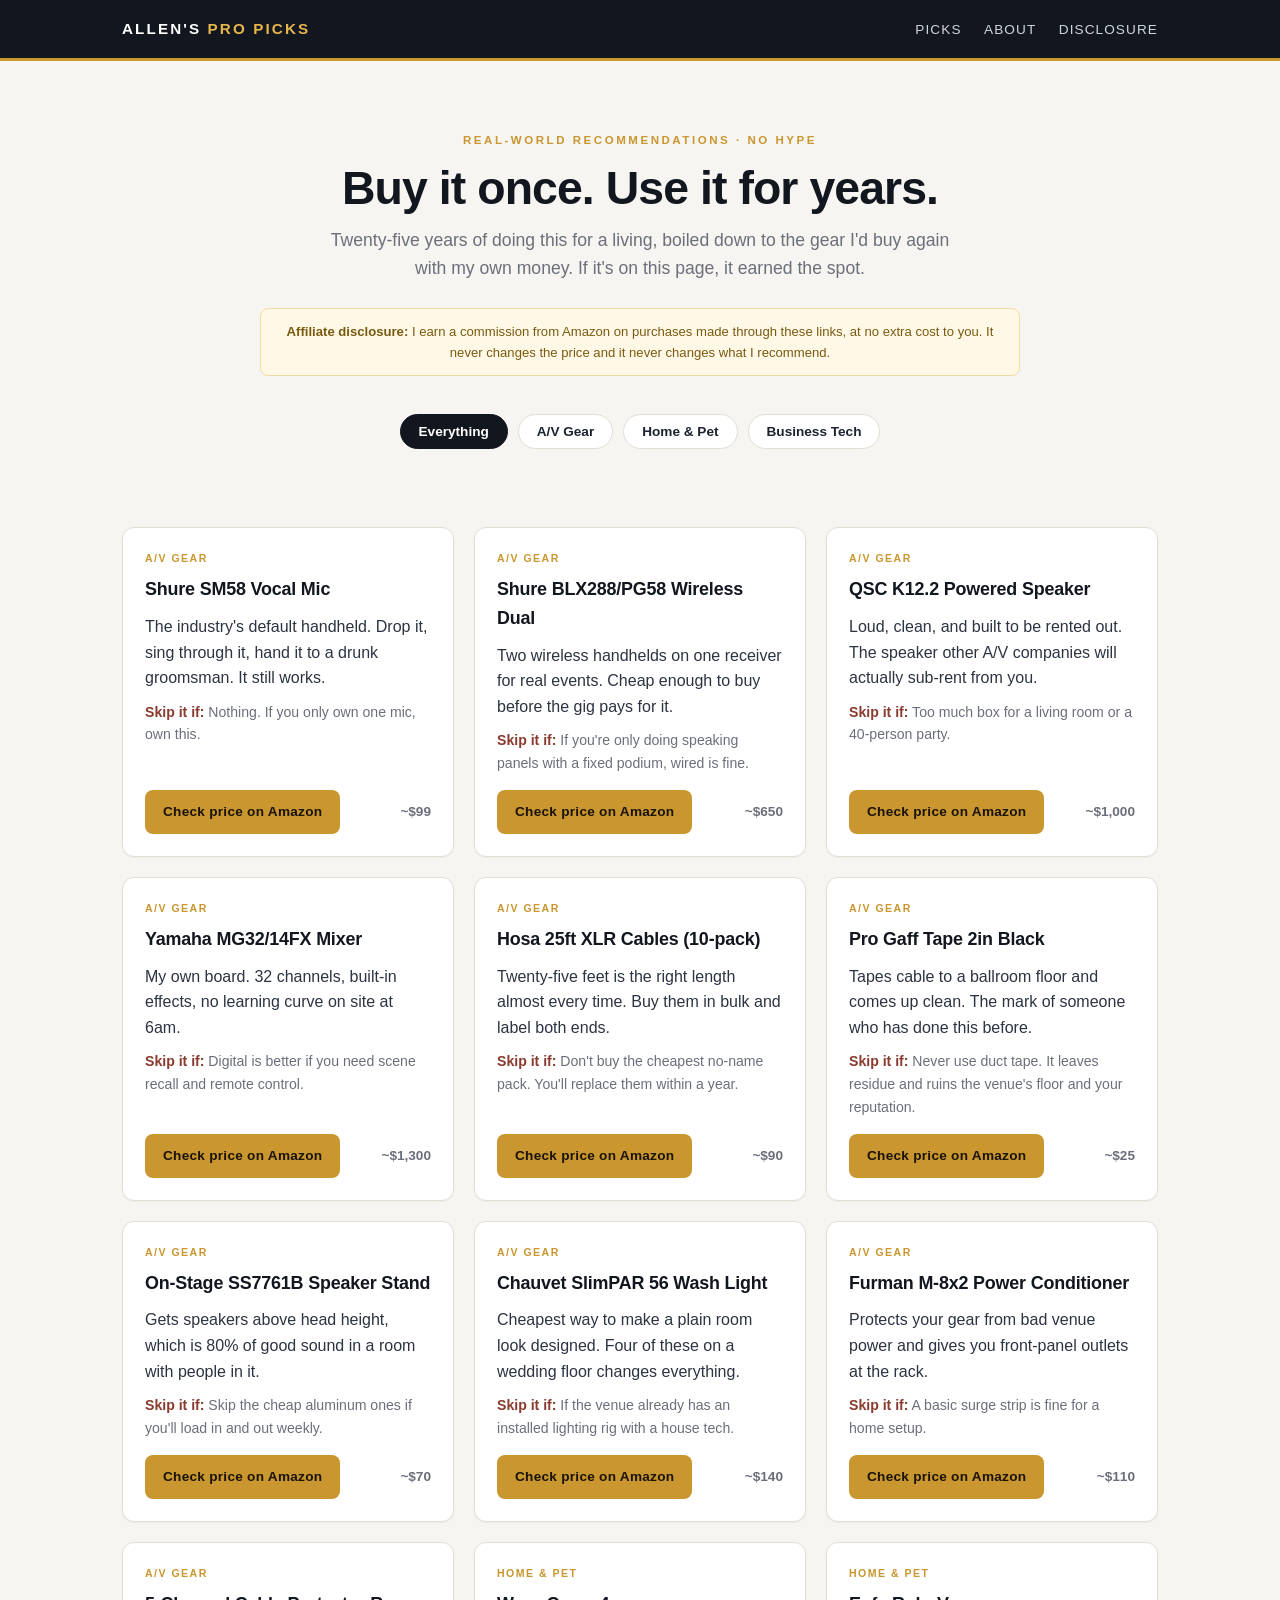
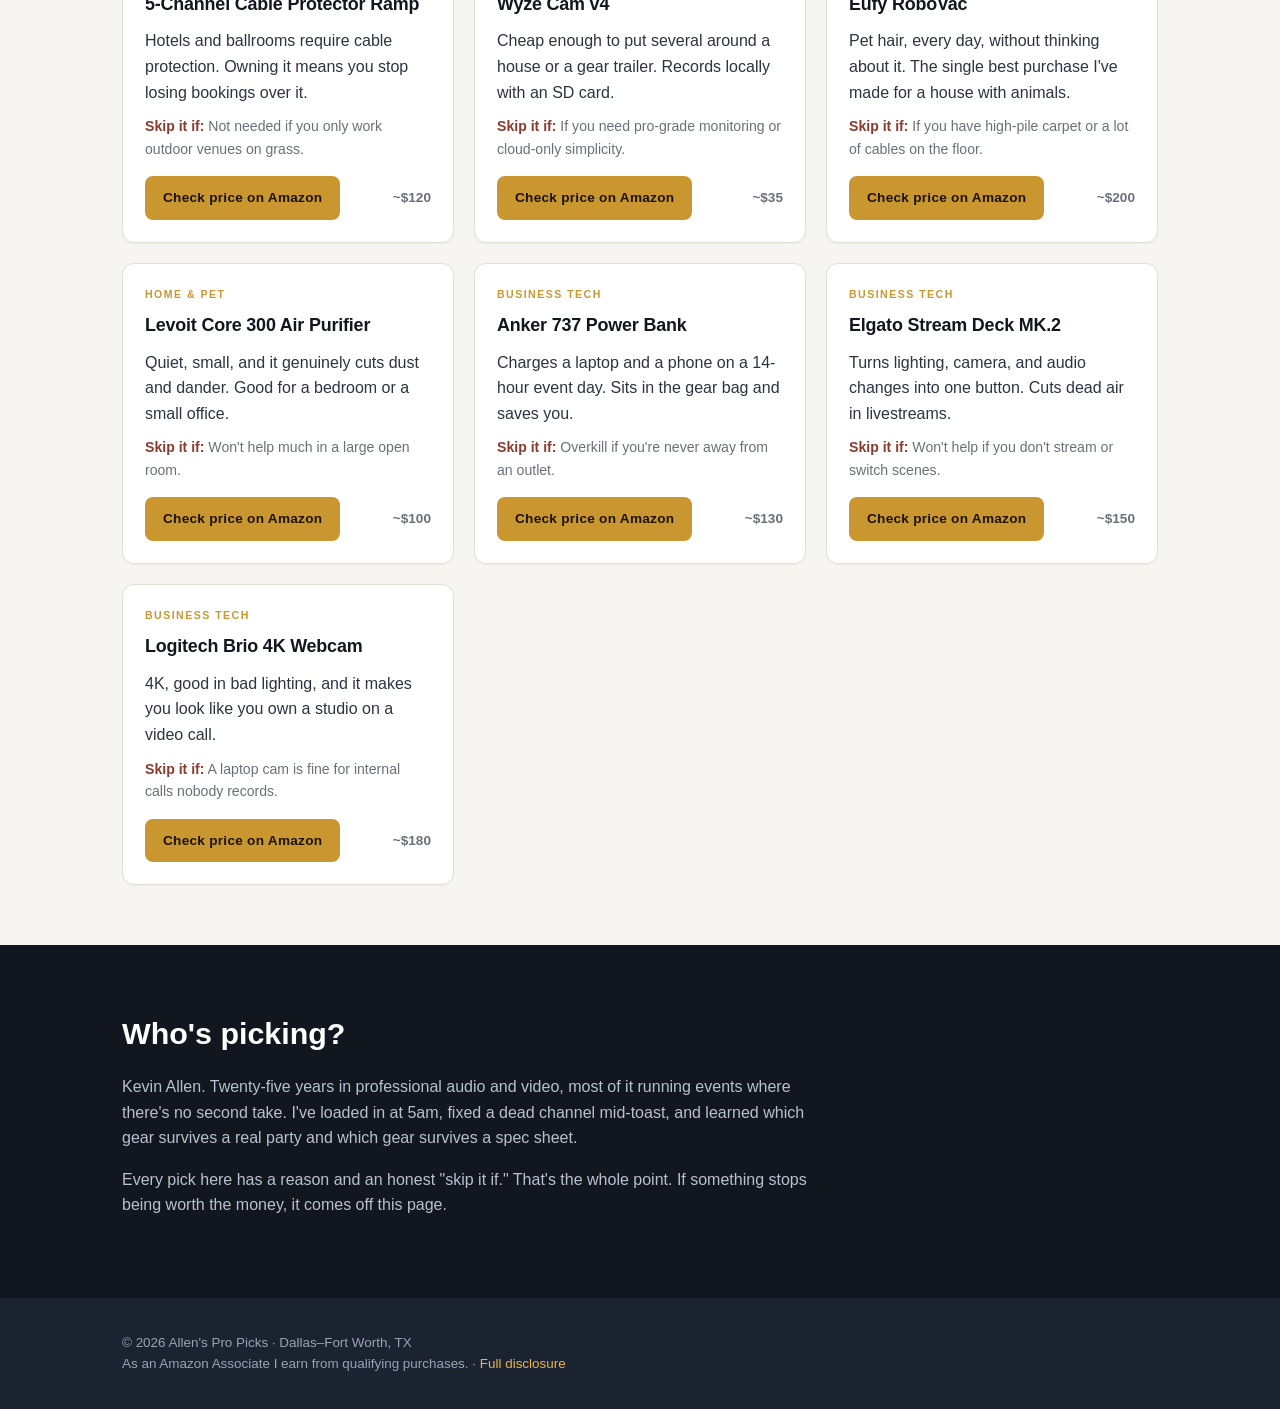
<file: index.html>
<!DOCTYPE html>
<html lang="en">
<head>
<meta charset="utf-8">
<meta name="viewport" content="width=device-width,initial-scale=1">
<title>Allen's Pro Picks | Real gear, real jobs, no hype</title>
<meta name="description" content="Twenty-five years of professional A/V work, distilled into picks that actually solve the problem. A/V gear, home and pet, and business tech.">
<link rel="stylesheet" href="styles.css">
</head>
<body>
<header class="site">
  <div class="wrap">
    <div class="brand">ALLEN'S <span>PRO PICKS</span></div>
    <nav>
      <a href="#picks">Picks</a>
      <a href="#about">About</a>
      <a href="disclosure.html">Disclosure</a>
    </nav>
  </div>
</header>

<section class="hero">
  <div class="wrap">
    <div class="kicker">Real-world recommendations · No hype</div>
    <h1>Buy it once. Use it for years.</h1>
    <p>Twenty-five years of doing this for a living, boiled down to the gear I'd buy again with my own money. If it's on this page, it earned the spot.</p>
    <div class="disc"><strong>Affiliate disclosure:</strong> I earn a commission from Amazon on purchases made through these links, at no extra cost to you. It never changes the price and it never changes what I recommend.</div>
    <div class="filters">
      <button class="on" data-cat="all">Everything</button>
      <button data-cat="av">A/V Gear</button>
      <button data-cat="home">Home &amp; Pet</button>
      <button data-cat="biz">Business Tech</button>
    </div>
  </div>
</section>

<main class="wrap">
  <div id="picks" class="grid"></div>
</main>

<section class="about" id="about">
  <div class="wrap">
    <h2>Who's picking?</h2>
    <p>Kevin Allen. Twenty-five years in professional audio and video, most of it running events where there's no second take. I've loaded in at 5am, fixed a dead channel mid-toast, and learned which gear survives a real party and which gear survives a spec sheet.</p>
    <p>Every pick here has a reason and an honest "skip it if." That's the whole point. If something stops being worth the money, it comes off this page.</p>
  </div>
</section>

<footer class="site">
  <div class="wrap">
    &copy; 2026 Allen's Pro Picks · Dallas–Fort Worth, TX<br>
    As an Amazon Associate I earn from qualifying purchases. · <a href="disclosure.html">Full disclosure</a>
  </div>
</footer>

<script src="products.js"></script>
<script>
  const grid = document.getElementById('picks');
  render(grid, 'all');
  document.querySelectorAll('.filters button').forEach(b => {
    b.addEventListener('click', () => {
      document.querySelectorAll('.filters button').forEach(x => x.classList.remove('on'));
      b.classList.add('on');
      render(grid, b.dataset.cat);
    });
  });
</script>
</body>
</html>
</file>
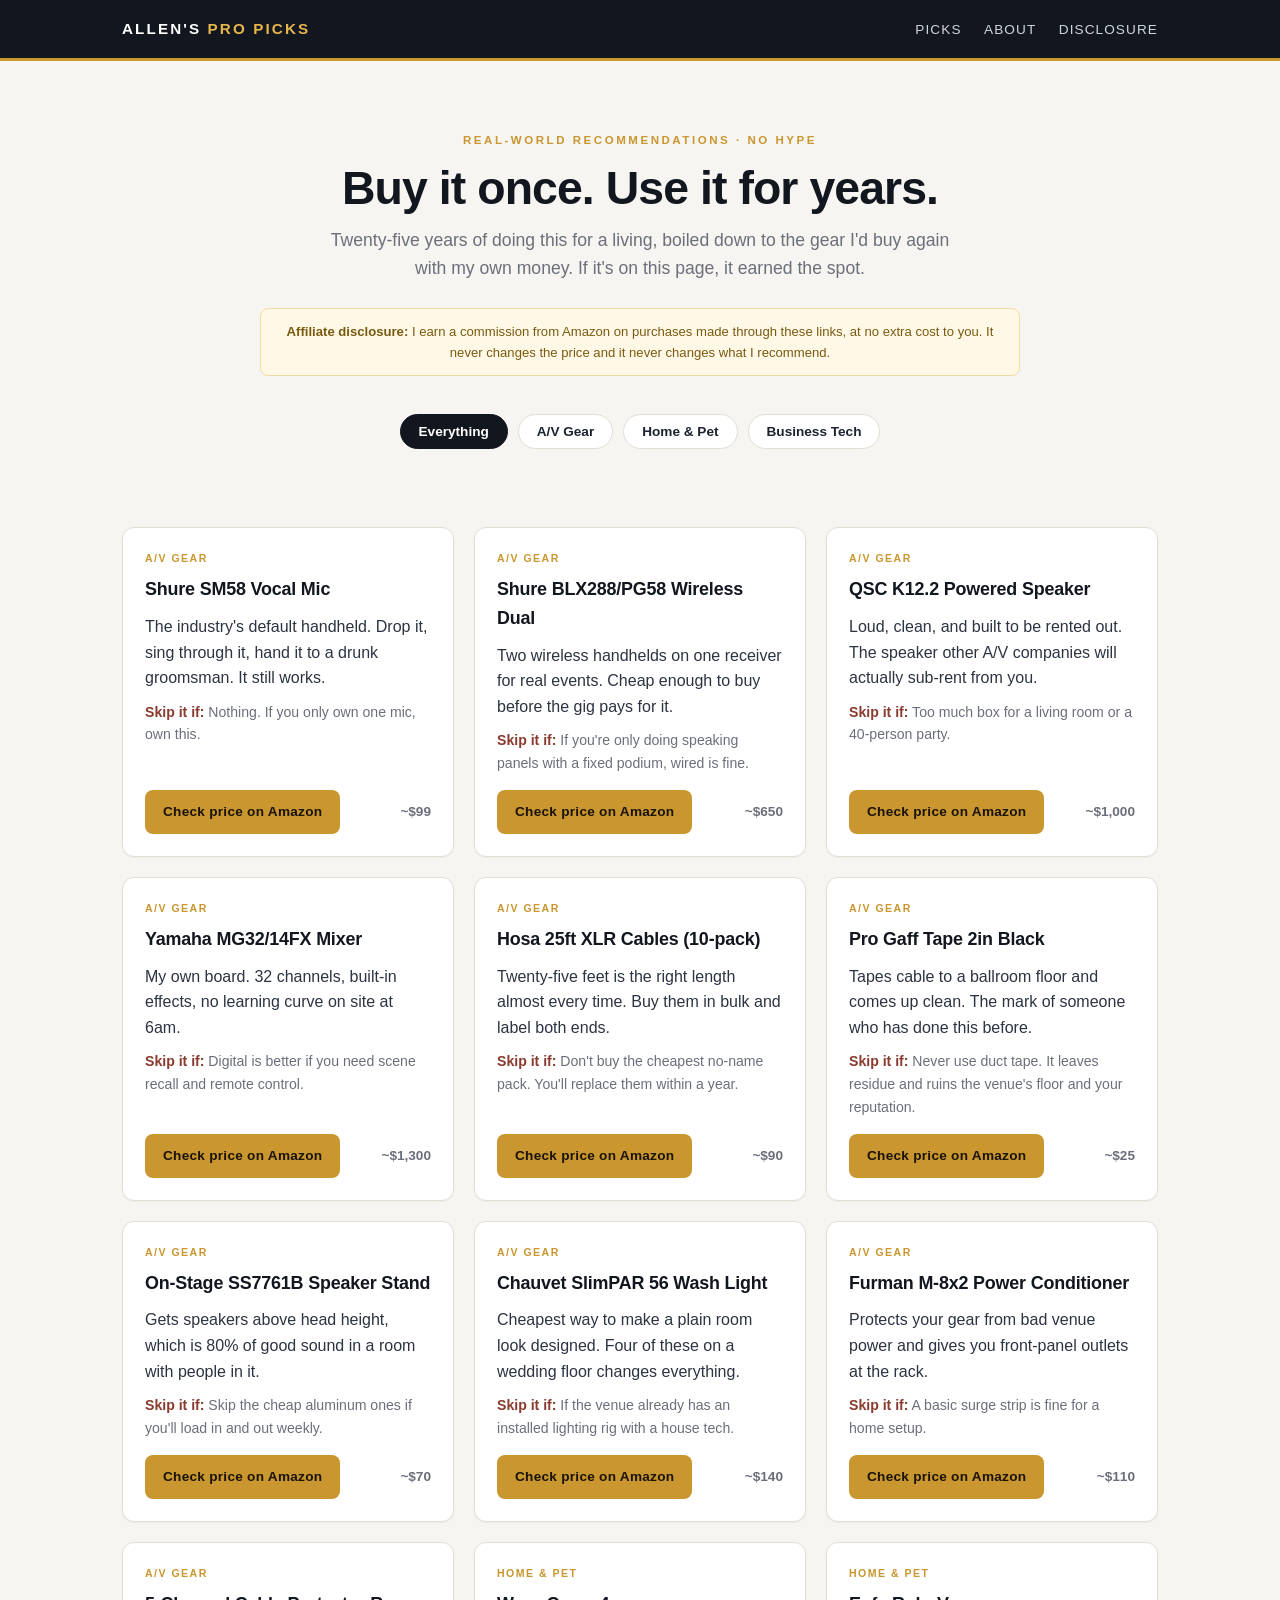
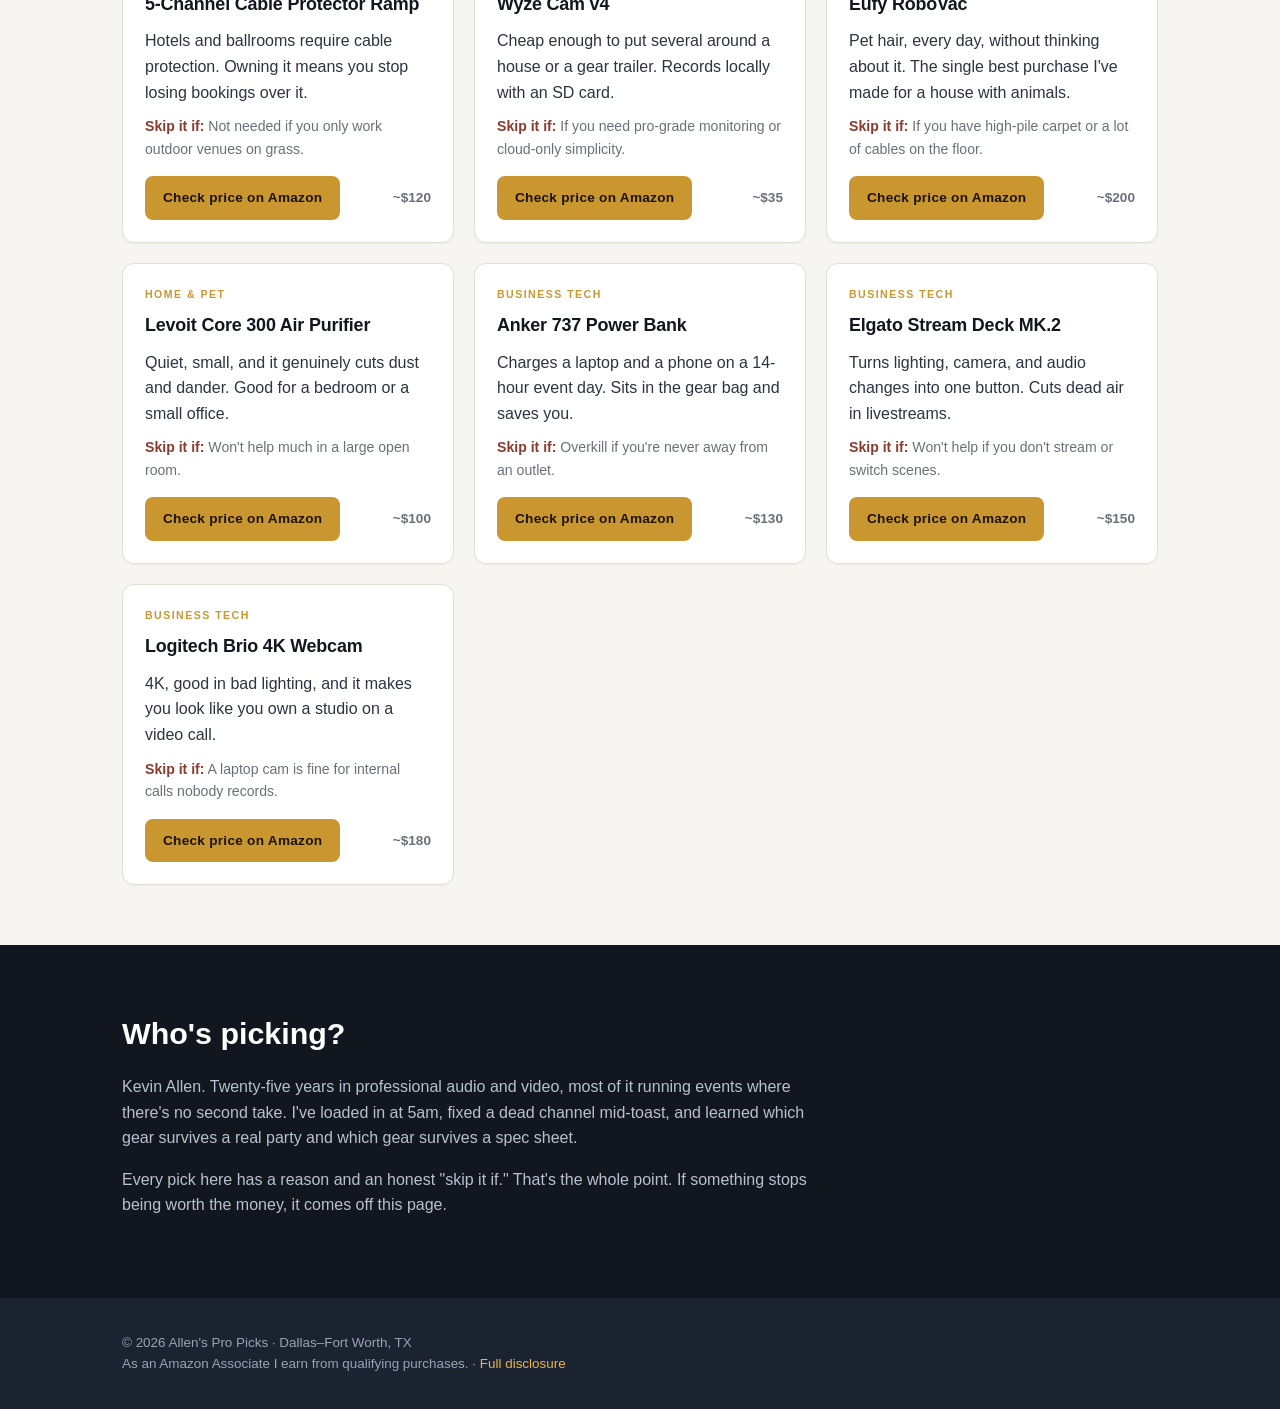
<file: av-gear.html>
<!DOCTYPE html><html lang="en"><head><meta charset="utf-8">
<meta http-equiv="refresh" content="0;url=index.html">
<title>A/V Gear | Allen's Pro Picks</title></head>
<body><p>Moved to <a href="index.html">Allen's Pro Picks</a>.</p></body></html>
</file>
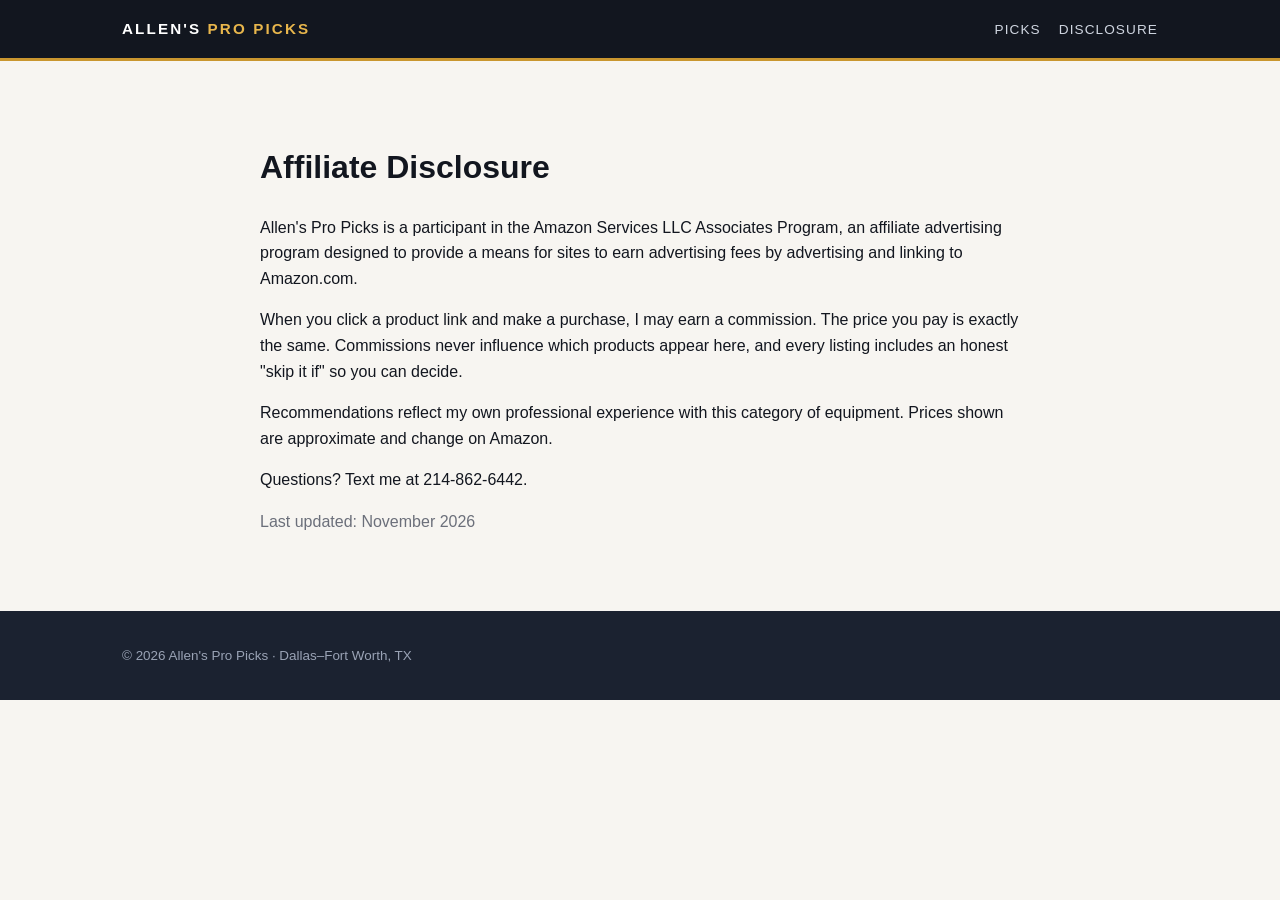
<file: disclosure.html>
<!DOCTYPE html>
<html lang="en"><head><meta charset="utf-8">
<meta name="viewport" content="width=device-width,initial-scale=1">
<title>Affiliate Disclosure | Allen's Pro Picks</title>
<link rel="stylesheet" href="styles.css"></head>
<body>
<header class="site"><div class="wrap"><div class="brand">ALLEN'S <span>PRO PICKS</span></div>
<nav><a href="index.html">Picks</a><a href="disclosure.html">Disclosure</a></nav></div></header>
<main class="wrap" style="padding:60px 0;max-width:760px">
<h1 style="font-size:2rem">Affiliate Disclosure</h1>
<p>Allen's Pro Picks is a participant in the Amazon Services LLC Associates Program, an affiliate advertising program designed to provide a means for sites to earn advertising fees by advertising and linking to Amazon.com.</p>
<p>When you click a product link and make a purchase, I may earn a commission. The price you pay is exactly the same. Commissions never influence which products appear here, and every listing includes an honest "skip it if" so you can decide.</p>
<p>Recommendations reflect my own professional experience with this category of equipment. Prices shown are approximate and change on Amazon.</p>
<p>Questions? Text me at 214-862-6442.</p>
<p style="color:#6b6f7a">Last updated: November 2026</p>
</main>
<footer class="site"><div class="wrap">&copy; 2026 Allen's Pro Picks · Dallas–Fort Worth, TX</div></footer>
</body></html>
</file>
<file: styles.css>
:root{--ink:#12161f;--ink2:#1b2230;--paper:#f7f5f1;--line:#e3ded4;--gold:#c9962f;--gold2:#e8b64c;--mut:#6b6f7a}
*{box-sizing:border-box}
body{margin:0;background:var(--paper);color:var(--ink);font-family:-apple-system,BlinkMacSystemFont,"Segoe UI",Helvetica,Arial,sans-serif;line-height:1.6}
.wrap{max-width:1080px;margin:0 auto;padding:0 22px}
header.site{background:var(--ink);color:#fff;padding:16px 0;position:sticky;top:0;z-index:50;border-bottom:3px solid var(--gold)}
header.site .wrap{display:flex;align-items:center;justify-content:space-between;gap:14px;flex-wrap:wrap}
.brand{font-weight:800;letter-spacing:.14em;font-size:.95rem}
.brand span{color:var(--gold2)}
nav a{color:#cfd5e0;text-decoration:none;font-size:.85rem;letter-spacing:.08em;text-transform:uppercase;margin-left:18px}
nav a:hover{color:var(--gold2)}
.hero{padding:70px 0 46px;text-align:center}
.kicker{color:var(--gold);letter-spacing:.22em;font-size:.72rem;text-transform:uppercase;font-weight:700}
.hero h1{font-size:2.9rem;line-height:1.1;margin:14px 0 12px;letter-spacing:-.02em}
.hero p{color:var(--mut);font-size:1.1rem;max-width:620px;margin:0 auto}
.disc{background:#fff8e6;border:1px solid #efdca6;border-radius:8px;padding:12px 16px;font-size:.82rem;color:#7a5a10;margin:26px auto 0;max-width:760px}
.filters{display:flex;gap:10px;justify-content:center;flex-wrap:wrap;margin:38px 0 6px}
.filters button{border:1px solid var(--line);background:#fff;padding:9px 18px;border-radius:999px;cursor:pointer;font-size:.85rem;font-weight:600;color:var(--ink2)}
.filters button.on{background:var(--ink);color:#fff;border-color:var(--ink)}
.grid{display:grid;grid-template-columns:repeat(auto-fill,minmax(300px,1fr));gap:20px;padding:26px 0 60px}
.card{background:#fff;border:1px solid var(--line);border-radius:12px;padding:22px;display:flex;flex-direction:column;box-shadow:0 1px 2px rgba(18,22,31,.04)}
.card .tag{font-size:.66rem;letter-spacing:.14em;text-transform:uppercase;color:var(--gold);font-weight:800;margin-bottom:8px}
.card h3{margin:0 0 10px;font-size:1.12rem;letter-spacing:-.01em}
.why{margin:0 0 10px;color:#2c3341}
.skip{margin:0 0 16px;font-size:.88rem;color:var(--mut)}
.skip strong{color:#8a3b2e}
.cardfoot{margin-top:auto;display:flex;align-items:center;justify-content:space-between;gap:12px;flex-wrap:wrap}
.btn{display:inline-block;background:var(--gold);color:#1a1305;text-decoration:none;font-weight:800;font-size:.85rem;padding:11px 18px;border-radius:8px;letter-spacing:.02em}
.btn:hover{background:var(--gold2)}
.price{font-weight:700;color:var(--mut);font-size:.85rem}
section.about{background:var(--ink);color:#e6e9f0;padding:64px 0}
section.about h2{color:#fff;font-size:1.9rem;margin:0 0 14px}
section.about p{color:#b9c0cf;max-width:700px}
footer.site{background:var(--ink2);color:#9aa3b5;padding:34px 0;font-size:.84rem}
footer.site a{color:var(--gold2);text-decoration:none}
@media(max-width:640px){.hero h1{font-size:2.1rem}.hero{padding:46px 0 30px}}
</file>
